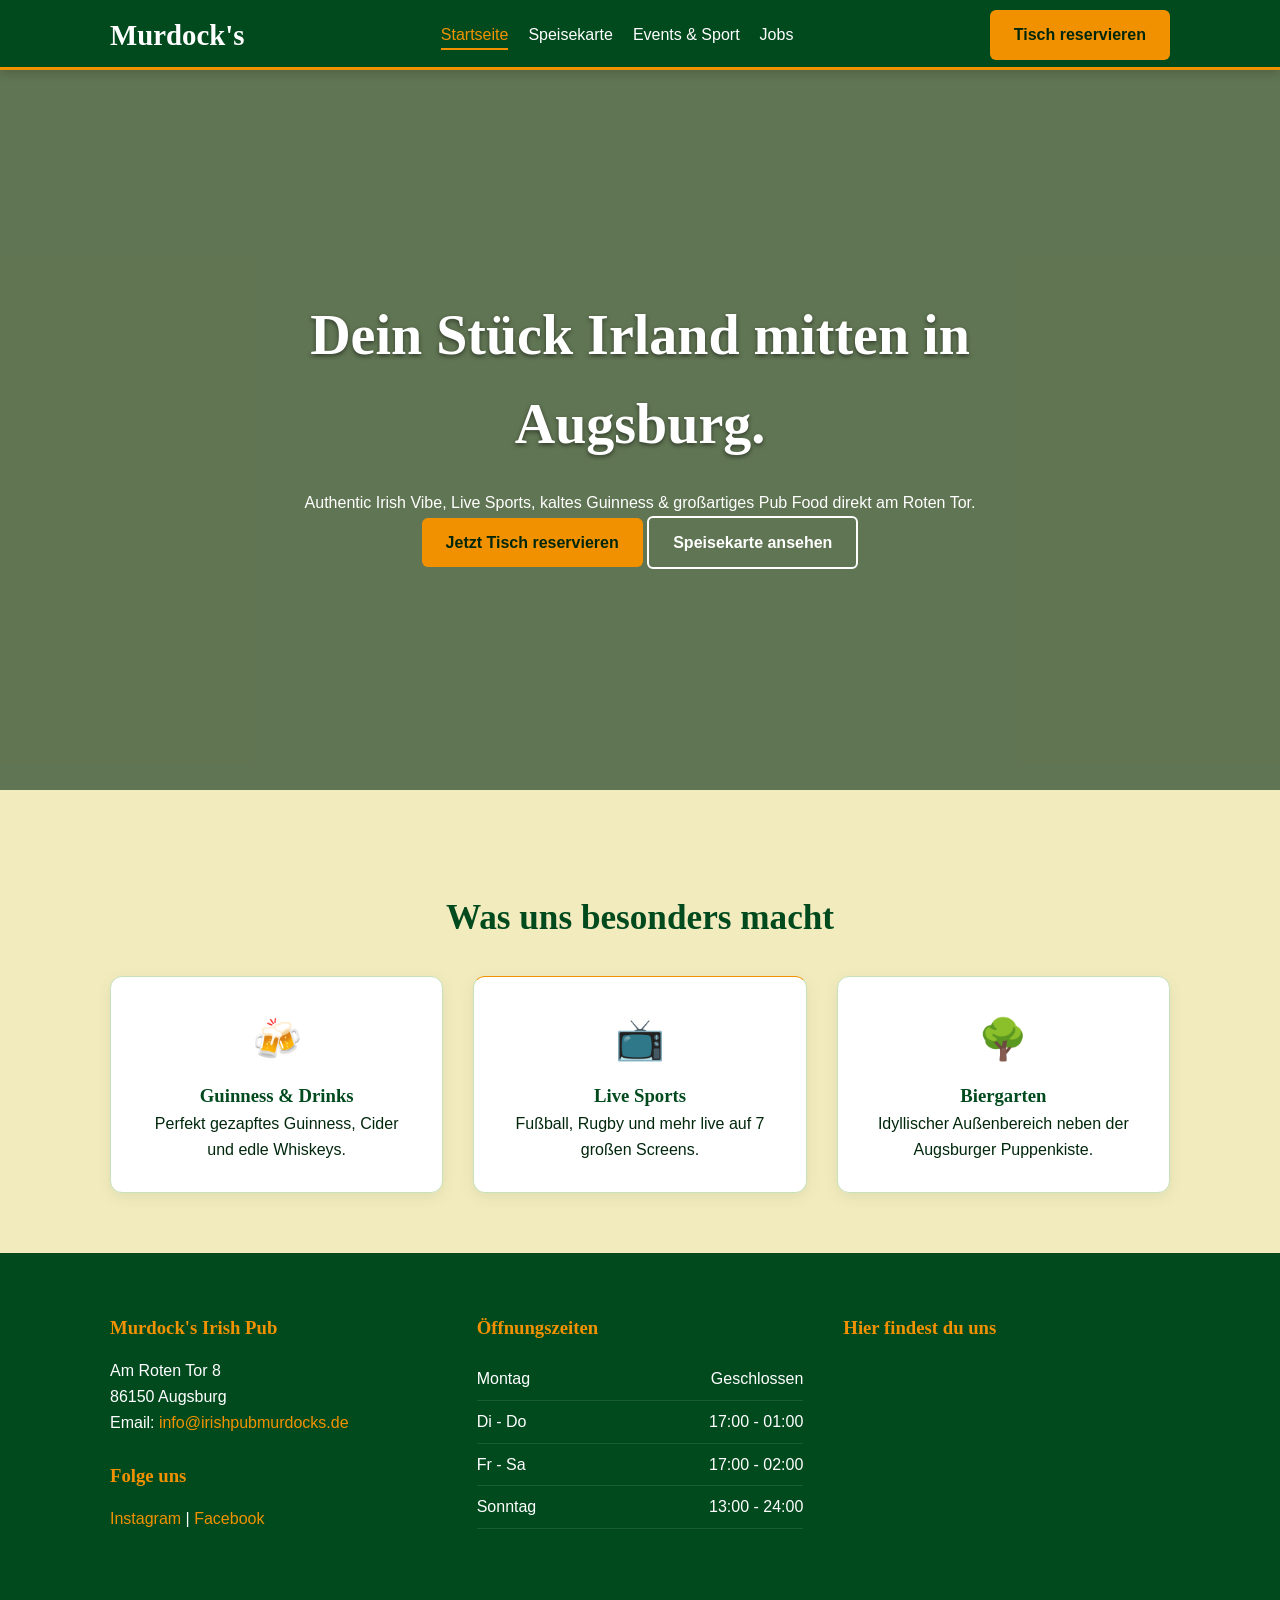
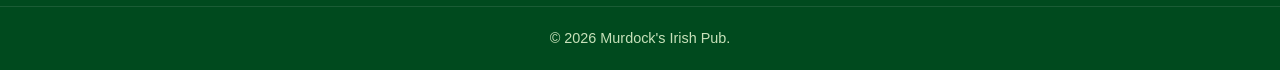
<file: index.html>
<!DOCTYPE html>
<html lang="de">
<head>
    <meta charset="UTF-8">
    <meta name="viewport" content="width=device-width, initial-scale=1.0">
    <title>Murdock's Irish Pub | Augsburg</title>
    <link rel="stylesheet" href="style.css">
</head>
<body>

    <nav class="navbar">
        <div class="nav-container">
            <a href="index.html" class="logo">Murdock's</a>
            <input type="checkbox" id="nav-toggle" class="nav-toggle">
            <label for="nav-toggle" class="hamburger">
                <span class="bar"></span><span class="bar"></span><span class="bar"></span>
            </label>
            <ul class="nav-links">
                <li><a href="index.html" class="active">Startseite</a></li>
                <li><a href="menu.html">Speisekarte</a></li>
                <li><a href="events.html">Events & Sport</a></li>
                <li><a href="jobs.html">Jobs</a></li> <!-- NEU -->
            </ul>
            <a href="reservation.html" class="btn btn-primary nav-cta">Tisch reservieren</a>
        </div>
    </nav>

    <header class="bg-home">
        <div class="hero-overlay"></div>
        <div class="hero-content">
            <h1>Dein Stück Irland mitten in Augsburg.</h1>
            <p>Authentic Irish Vibe, Live Sports, kaltes Guinness & großartiges Pub Food direkt am Roten Tor.</p>
            <div class="hero-buttons">
                <a href="reservation.html" class="btn btn-primary">Jetzt Tisch reservieren</a>
                <a href="menu.html" class="btn btn-secondary" style="color: #fff; border-color: #fff;">Speisekarte ansehen</a>
            </div>
        </div>
    </header>

    <section class="grid-section">
        <div class="container">
            <h2 class="section-title">Was uns besonders macht</h2>
            <div class="card-grid">
                <div class="card">
                    <div class="feature-icon">🍻</div>
                    <h3>Guinness & Drinks</h3>
                    <p>Perfekt gezapftes Guinness, Cider und edle Whiskeys.</p>
                </div>
                <div class="card border-accent">
                    <div class="feature-icon">📺</div>
                    <h3>Live Sports</h3>
                    <p>Fußball, Rugby und mehr live auf 7 großen Screens.</p>
                </div>
                <div class="card">
                    <div class="feature-icon">🌳</div>
                    <h3>Biergarten</h3>
                    <p>Idyllischer Außenbereich neben der Augsburger Puppenkiste.</p>
                </div>
            </div>
        </div>
    </section>

   
    <!-- Neuer Footer inkl. Google Maps -->
    <footer class="footer">
        <div class="container footer-grid">
            <div class="footer-col">
                <h3>Murdock's Irish Pub</h3>
                <p>Am Roten Tor 8<br>86150 Augsburg</p>
                <p>Email: <a href="mailto:info@irishpubmurdocks.de">info@irishpubmurdocks.de</a></p>
                <br>
                <h3>Folge uns</h3>
                <p>
                    <a href="#">Instagram</a> | <a href="#">Facebook</a>
                </p>
            </div>
            <div class="footer-col">
                <h3>Öffnungszeiten</h3>
                <ul class="hours-list">
                    <li><span>Montag</span> <span>Geschlossen</span></li>
                    <li><span>Di - Do</span> <span>17:00 - 01:00</span></li>
                    <li><span>Fr - Sa</span> <span>17:00 - 02:00</span></li>
                    <li><span>Sonntag</span> <span>13:00 - 24:00</span></li>
                </ul>
            </div>
            <div class="footer-col">
                <h3>Hier findest du uns</h3>
                <!-- Google Maps -->
                <div class="map-container">
                   <iframe 
    width="100%" 
    height="200" 
    src="https://maps.google.com/maps?q=Murdock's%20Irish%20Pub,%20Am%20Roten%20Tor%208,%2086150%20Augsburg&t=&z=16&ie=UTF8&iwloc=&output=embed" 
    frameborder="0" 
    scrolling="no" 
    marginheight="0" 
    marginwidth="0" 
    style="border:0;" 
    allowfullscreen>
</iframe>
                </div>
            </div>
        </div>
        <div class="footer-bottom">
            <p>&copy; 2026 Murdock's Irish Pub.</p>
        </div>
    </footer>
</body>
</html>
</file>
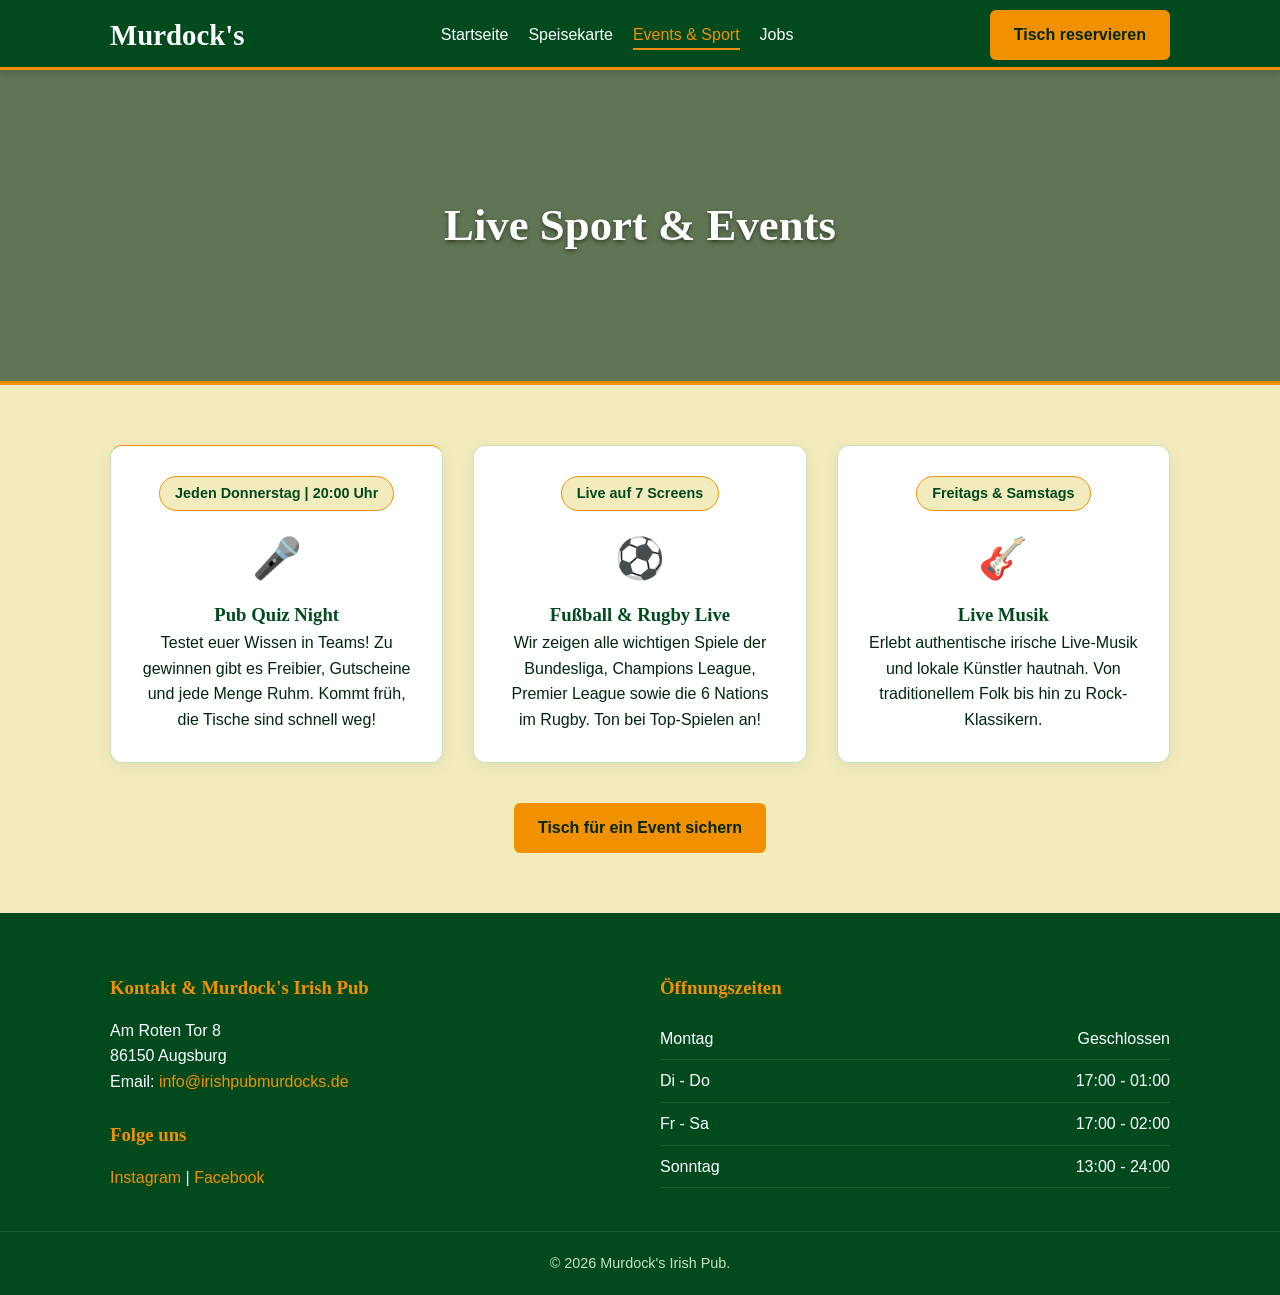
<file: events.html>
<!DOCTYPE html>
<html lang="de">
<head>
    <meta charset="UTF-8">
    <meta name="viewport" content="width=device-width, initial-scale=1.0">
    <title>Events & Sport | Murdock's Irish Pub</title>
    <link rel="stylesheet" href="style.css">
</head>
<body>

    <nav class="navbar">
        <div class="nav-container">
            <a href="index.html" class="logo">Murdock's</a>
            <input type="checkbox" id="nav-toggle" class="nav-toggle">
            <label for="nav-toggle" class="hamburger">
                <span class="bar"></span><span class="bar"></span><span class="bar"></span>
            </label>
            <ul class="nav-links">
                <li><a href="index.html">Startseite</a></li>
                <li><a href="menu.html">Speisekarte</a></li>
                <li><a href="events.html" class="active">Events & Sport</a></li>
                <li><a href="jobs.html">Jobs</a></li> <!-- NEU -->
            </ul>
            <a href="reservation.html" class="btn btn-primary nav-cta">Tisch reservieren</a>
        </div>
    </nav>

    <header class="page-header bg-events">
        <div class="hero-overlay"></div>
        <div class="hero-content">
            <h1>Live Sport & Events</h1>
        </div>
    </header>

    <section class="grid-section">
        <div class="container">
            <div class="card-grid">
                
                <div class="card border-accent">
                    <span class="event-date">Jeden Donnerstag | 20:00 Uhr</span>
                    <div class="feature-icon">🎤</div>
                    <h3>Pub Quiz Night</h3>
                    <p>Testet euer Wissen in Teams! Zu gewinnen gibt es Freibier, Gutscheine und jede Menge Ruhm. Kommt früh, die Tische sind schnell weg!</p>
                </div>

                <div class="card">
                    <span class="event-date">Live auf 7 Screens</span>
                    <div class="feature-icon">⚽</div>
                    <h3>Fußball & Rugby Live</h3>
                    <p>Wir zeigen alle wichtigen Spiele der Bundesliga, Champions League, Premier League sowie die 6 Nations im Rugby. Ton bei Top-Spielen an!</p>
                </div>

                <div class="card">
                    <span class="event-date">Freitags & Samstags</span>
                    <div class="feature-icon">🎸</div>
                    <h3>Live Musik</h3>
                    <p>Erlebt authentische irische Live-Musik und lokale Künstler hautnah. Von traditionellem Folk bis hin zu Rock-Klassikern.</p>
                </div>

            </div>
            
            <div style="text-align: center; margin-top: 40px;">
                <a href="reservation.html" class="btn btn-primary">Tisch für ein Event sichern</a>
            </div>
        </div>
    </section>

    <!-- Footer OHNE Karte -->
    <footer class="footer">
        <div class="container footer-grid">
            <div class="footer-col">
                <h3>Kontakt & Murdock's Irish Pub</h3>
                <p>Am Roten Tor 8<br>86150 Augsburg</p>
                <p>Email: <a href="mailto:info@irishpubmurdocks.de">info@irishpubmurdocks.de</a></p>
                <br>
                <h3>Folge uns</h3>
                <p>
                    <a href="#">Instagram</a> | <a href="#">Facebook</a>
                </p>
            </div>
            <div class="footer-col">
                <h3>Öffnungszeiten</h3>
                <ul class="hours-list">
                    <li><span>Montag</span> <span>Geschlossen</span></li>
                    <li><span>Di - Do</span> <span>17:00 - 01:00</span></li>
                    <li><span>Fr - Sa</span> <span>17:00 - 02:00</span></li>
                    <li><span>Sonntag</span> <span>13:00 - 24:00</span></li>
                </ul>
            </div>
        </div>
        <div class="footer-bottom">
            <p>&copy; 2026 Murdock's Irish Pub.</p>
        </div>
    </footer>
</body>
</html>
</file>
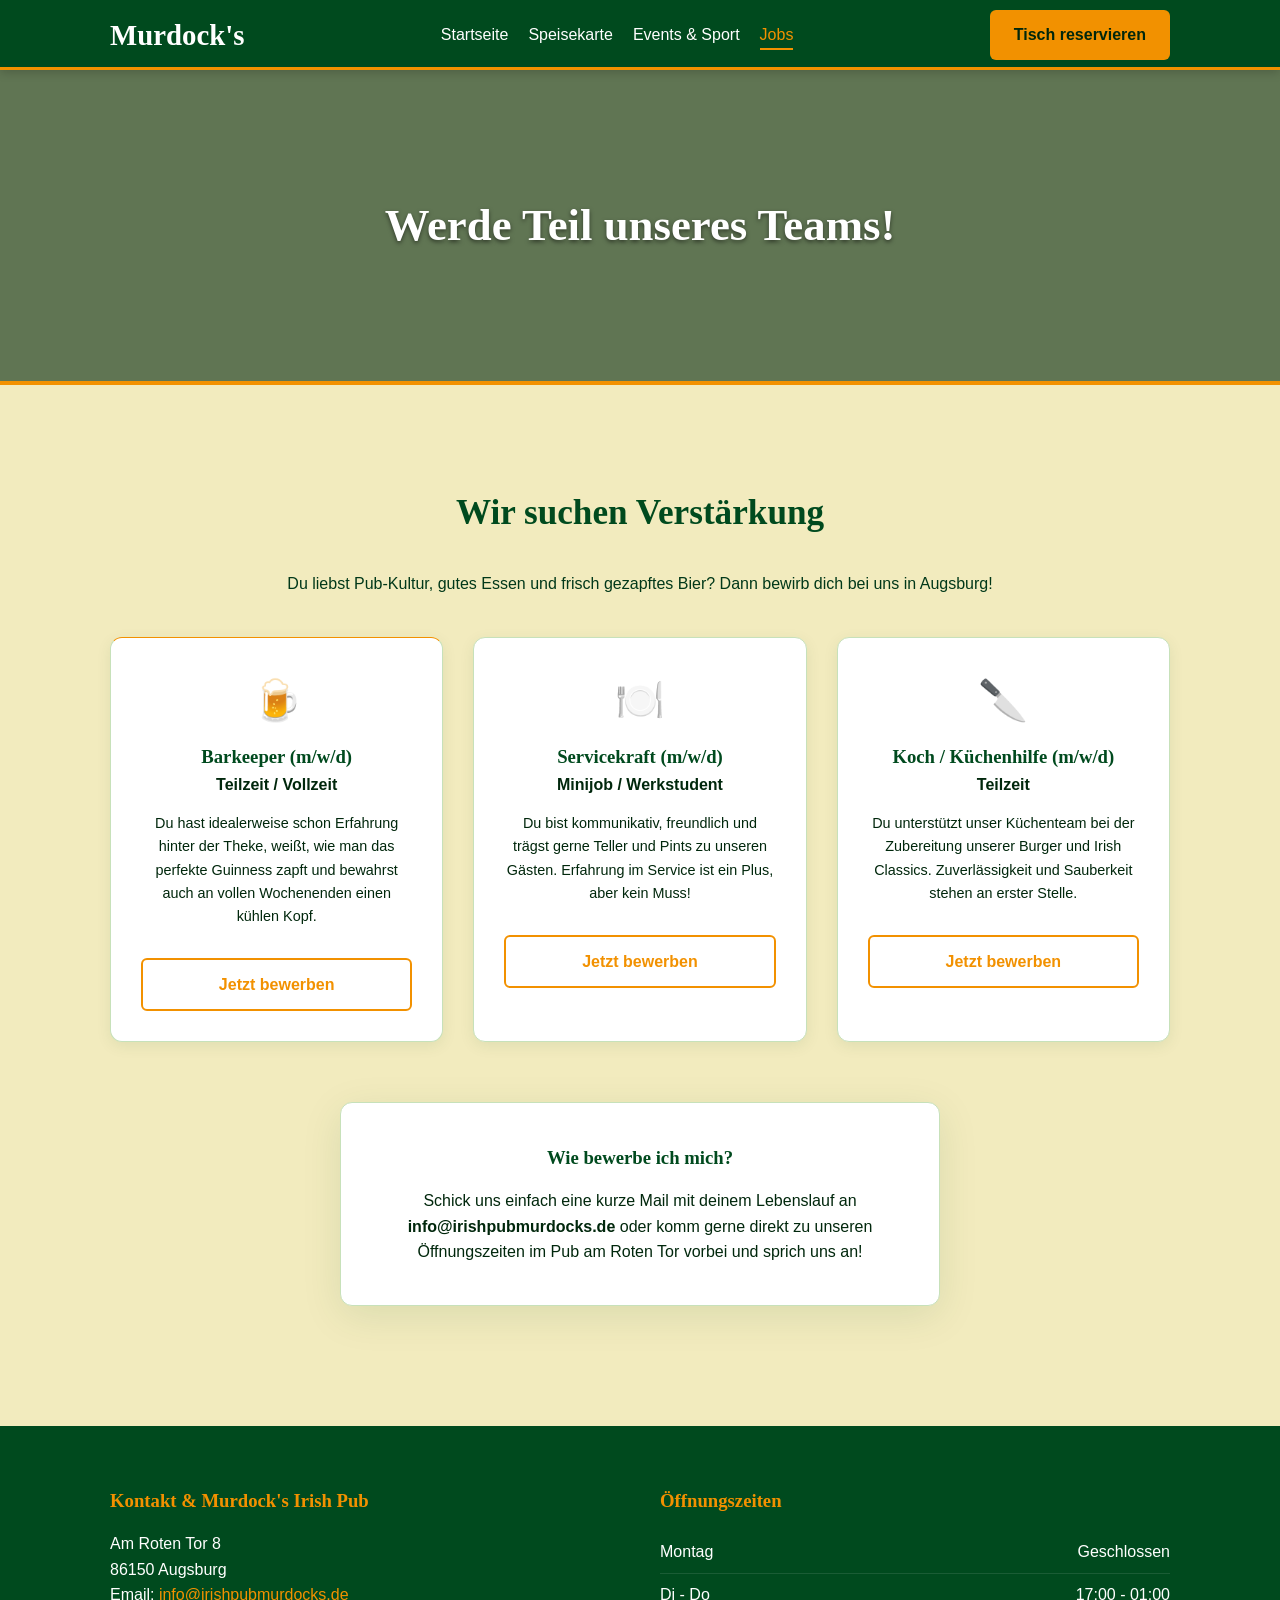
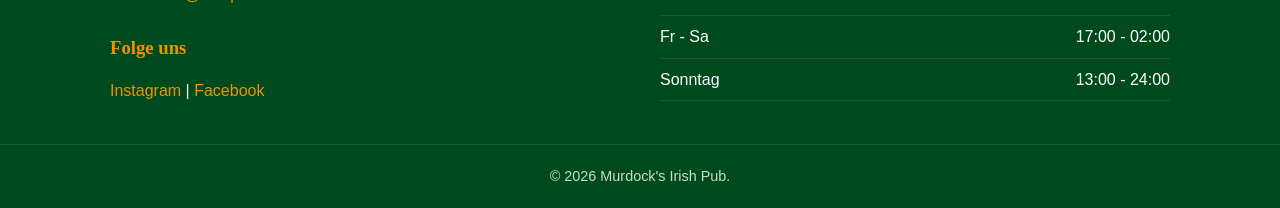
<file: jobs.html>
<!DOCTYPE html>
<html lang="de">
<head>
    <meta charset="UTF-8">
    <meta name="viewport" content="width=device-width, initial-scale=1.0">
    <title>Jobs & Karriere | Murdock's Irish Pub</title>
    <link rel="stylesheet" href="style.css">
</head>
<body>

    <nav class="navbar">
        <div class="nav-container">
            <a href="index.html" class="logo">Murdock's</a>
            <input type="checkbox" id="nav-toggle" class="nav-toggle">
            <label for="nav-toggle" class="hamburger">
                <span class="bar"></span><span class="bar"></span><span class="bar"></span>
            </label>
            <ul class="nav-links">
                <li><a href="index.html">Startseite</a></li>
                <li><a href="menu.html">Speisekarte</a></li>
                <li><a href="events.html">Events & Sport</a></li>
                <li><a href="jobs.html" class="active">Jobs</a></li> <!-- HIER AKTIV -->
            </ul>
            <a href="reservation.html" class="btn btn-primary nav-cta">Tisch reservieren</a>
        </div>
    </nav>

    <!-- Neuer Header mit eigenem Hintergrundbild aus style.css -->
    <header class="page-header bg-jobs">
        <div class="hero-overlay"></div>
        <div class="hero-content">
            <h1>Werde Teil unseres Teams!</h1>
        </div>
    </header>

    <section class="grid-section">
        <div class="container">
            <h2 class="section-title">Wir suchen Verstärkung</h2>
            <p style="text-align: center; margin-bottom: 40px; color: var(--text-muted);">
                Du liebst Pub-Kultur, gutes Essen und frisch gezapftes Bier? Dann bewirb dich bei uns in Augsburg!
            </p>

            <div class="card-grid">
                
                <div class="card border-accent">
                    <div class="feature-icon">🍺</div>
                    <h3>Barkeeper (m/w/d)</h3>
                    <p style="margin-bottom: 15px;"><strong>Teilzeit / Vollzeit</strong></p>
                    <p style="margin-bottom: 20px; font-size: 0.9rem;">Du hast idealerweise schon Erfahrung hinter der Theke, weißt, wie man das perfekte Guinness zapft und bewahrst auch an vollen Wochenenden einen kühlen Kopf.</p>
                    <a href="mailto:info@irishpubmurdocks.de?subject=Bewerbung%20Barkeeper" class="btn btn-secondary full-width">Jetzt bewerben</a>
                </div>

                <div class="card">
                    <div class="feature-icon">🍽️</div>
                    <h3>Servicekraft (m/w/d)</h3>
                    <p style="margin-bottom: 15px;"><strong>Minijob / Werkstudent</strong></p>
                    <p style="margin-bottom: 20px; font-size: 0.9rem;">Du bist kommunikativ, freundlich und trägst gerne Teller und Pints zu unseren Gästen. Erfahrung im Service ist ein Plus, aber kein Muss!</p>
                    <a href="mailto:info@irishpubmurdocks.de?subject=Bewerbung%20Servicekraft" class="btn btn-secondary full-width">Jetzt bewerben</a>
                </div>

                <div class="card">
                    <div class="feature-icon">🔪</div>
                    <h3>Koch / Küchenhilfe (m/w/d)</h3>
                    <p style="margin-bottom: 15px;"><strong>Teilzeit</strong></p>
                    <p style="margin-bottom: 20px; font-size: 0.9rem;">Du unterstützt unser Küchenteam bei der Zubereitung unserer Burger und Irish Classics. Zuverlässigkeit und Sauberkeit stehen an erster Stelle.</p>
                    <a href="mailto:info@irishpubmurdocks.de?subject=Bewerbung%20Koch" class="btn btn-secondary full-width">Jetzt bewerben</a>
                </div>

            </div>

            <div class="reservation-box" style="margin-top: 60px; text-align: center;">
                <h3 style="margin-bottom: 15px;">Wie bewerbe ich mich?</h3>
                <p>Schick uns einfach eine kurze Mail mit deinem Lebenslauf an <strong>info@irishpubmurdocks.de</strong> oder komm gerne direkt zu unseren Öffnungszeiten im Pub am Roten Tor vorbei und sprich uns an!</p>
            </div>

        </div>
    </section>

    <!-- Footer OHNE Karte -->
    <footer class="footer">
        <div class="container footer-grid">
            <div class="footer-col">
                <h3>Kontakt & Murdock's Irish Pub</h3>
                <p>Am Roten Tor 8<br>86150 Augsburg</p>
                <p>Email: <a href="mailto:info@irishpubmurdocks.de">info@irishpubmurdocks.de</a></p>
                <br>
                <h3>Folge uns</h3>
                <p>
                    <a href="#">Instagram</a> | <a href="#">Facebook</a>
                </p>
            </div>
            <div class="footer-col">
                <h3>Öffnungszeiten</h3>
                <ul class="hours-list">
                    <li><span>Montag</span> <span>Geschlossen</span></li>
                    <li><span>Di - Do</span> <span>17:00 - 01:00</span></li>
                    <li><span>Fr - Sa</span> <span>17:00 - 02:00</span></li>
                    <li><span>Sonntag</span> <span>13:00 - 24:00</span></li>
                </ul>
            </div>
        </div>
        <div class="footer-bottom">
            <p>&copy; 2026 Murdock's Irish Pub.</p>
        </div>
    </footer>

</body>
</html>
</file>
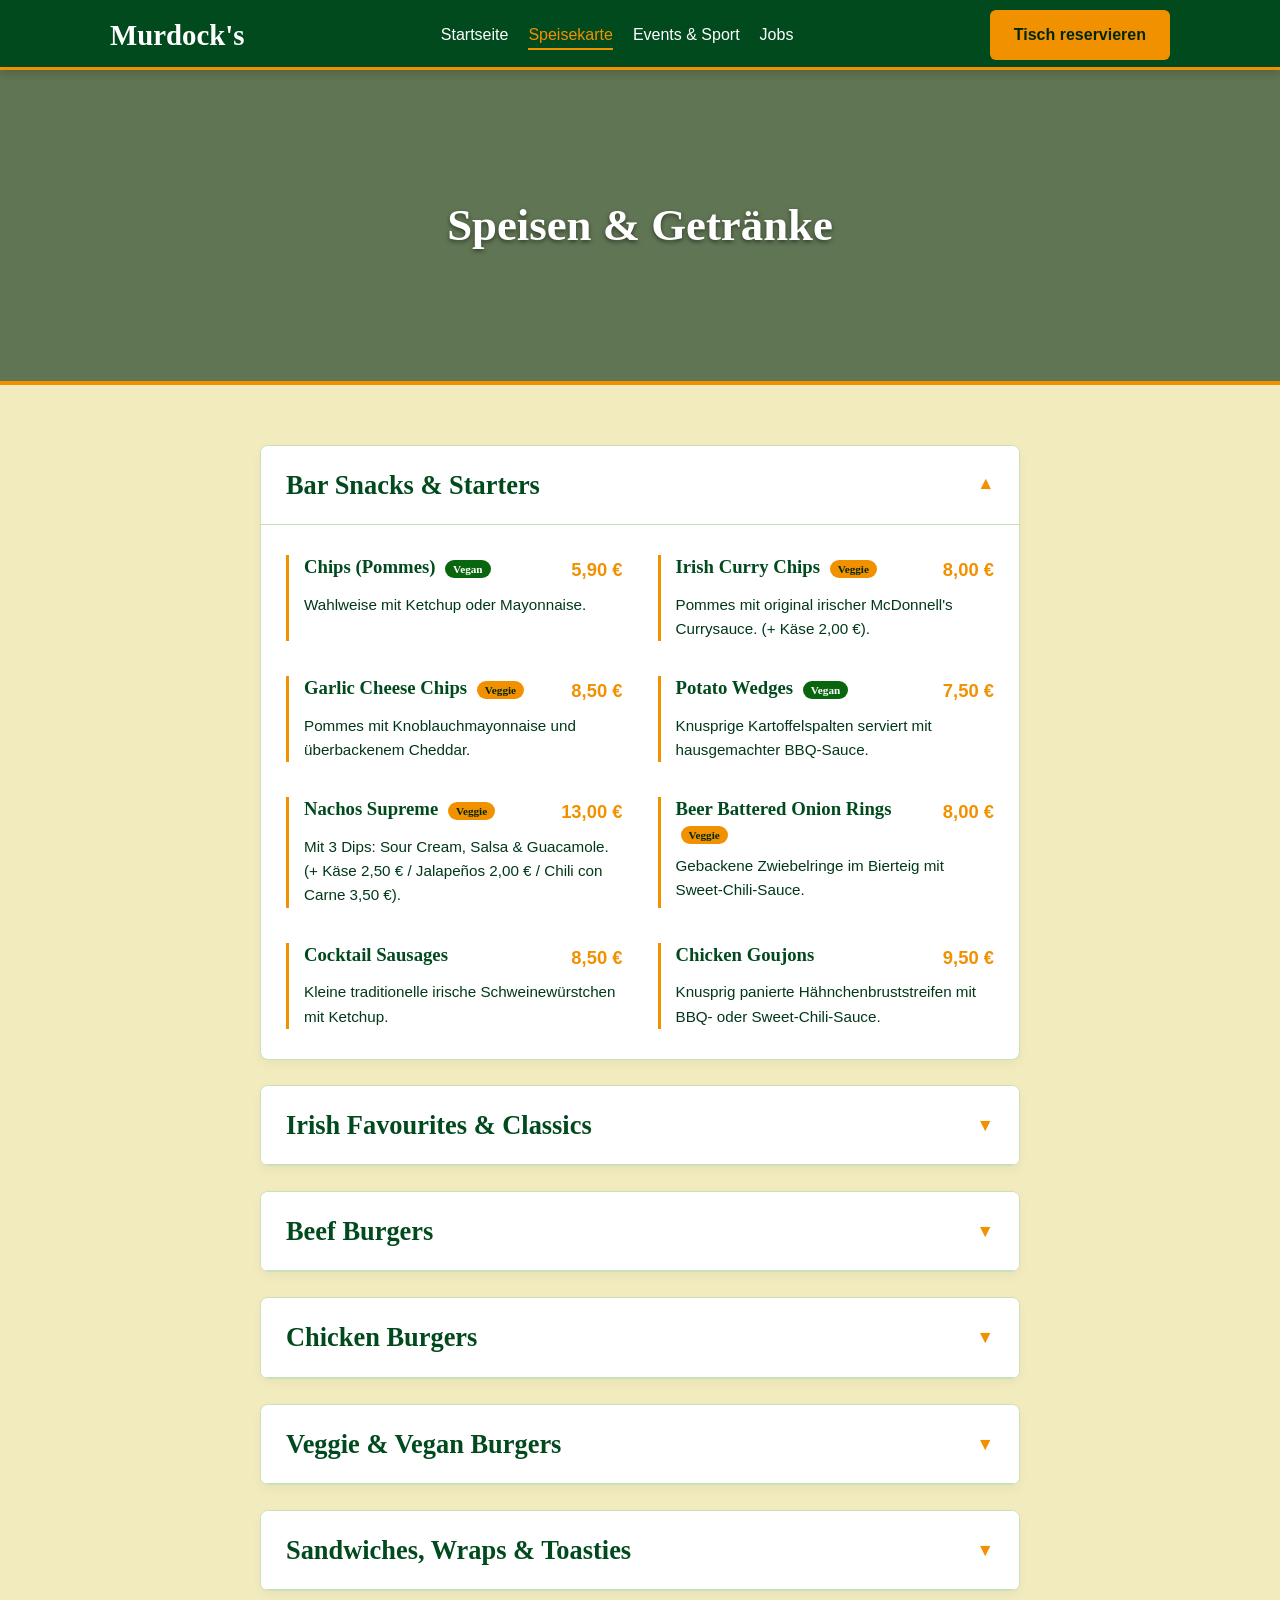
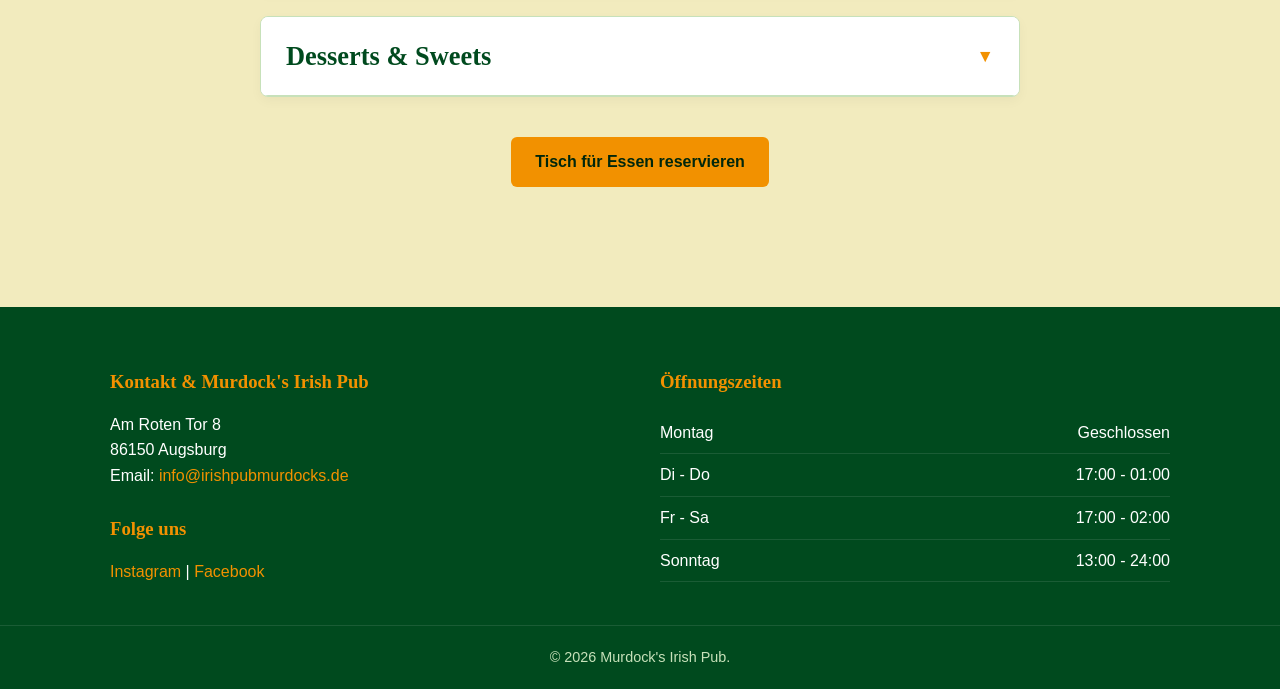
<file: menu.html>
<!DOCTYPE html>
<html lang="de">
<head>
    <meta charset="UTF-8">
    <meta name="viewport" content="width=device-width, initial-scale=1.0">
    <title>Speisekarte | Murdock's Irish Pub</title>
    <link rel="stylesheet" href="style.css">
</head>
<body>

    <nav class="navbar">
        <div class="nav-container">
            <a href="index.html" class="logo">Murdock's</a>
            <input type="checkbox" id="nav-toggle" class="nav-toggle">
            <label for="nav-toggle" class="hamburger">
                <span class="bar"></span><span class="bar"></span><span class="bar"></span>
            </label>
            <ul class="nav-links">
                <li><a href="index.html">Startseite</a></li>
                <li><a href="menu.html" class="active">Speisekarte</a></li>
                <li><a href="events.html">Events & Sport</a></li>
                <li><a href="jobs.html">Jobs</a></li> <!-- NEU -->
            </ul>
            <a href="reservation.html" class="btn btn-primary nav-cta">Tisch reservieren</a>
        </div>
    </nav>

    <header class="page-header bg-menu">
        <div class="hero-overlay"></div>
        <div class="hero-content">
            <h1>Speisen & Getränke</h1>
        </div>
    </header>

    <section class="grid-section">
        <div class="container menu-container">
            
            <details class="menu-category" open>
                <summary><h2>Bar Snacks & Starters</h2></summary>
                <div class="menu-grid">
                    <div class="menu-item">
                        <div class="item-header">
                            <h3>Chips (Pommes) <span class="badge vegan">Vegan</span></h3>
                            <span class="price">5,90 €</span>
                        </div>
                        <p class="item-desc">Wahlweise mit Ketchup oder Mayonnaise.</p>
                    </div>
                    <div class="menu-item">
                        <div class="item-header">
                            <h3>Irish Curry Chips <span class="badge veggie">Veggie</span></h3>
                            <span class="price">8,00 €</span>
                        </div>
                        <p class="item-desc">Pommes mit original irischer McDonnell's Currysauce. (+ Käse 2,00 €).</p>
                    </div>
                    <div class="menu-item">
                        <div class="item-header">
                            <h3>Garlic Cheese Chips <span class="badge veggie">Veggie</span></h3>
                            <span class="price">8,50 €</span>
                        </div>
                        <p class="item-desc">Pommes mit Knoblauchmayonnaise und überbackenem Cheddar.</p>
                    </div>
                    <div class="menu-item">
                        <div class="item-header">
                            <h3>Potato Wedges <span class="badge vegan">Vegan</span></h3>
                            <span class="price">7,50 €</span>
                        </div>
                        <p class="item-desc">Knusprige Kartoffelspalten serviert mit hausgemachter BBQ-Sauce.</p>
                    </div>
                    <div class="menu-item">
                        <div class="item-header">
                            <h3>Nachos Supreme <span class="badge veggie">Veggie</span></h3>
                            <span class="price">13,00 €</span>
                        </div>
                        <p class="item-desc">Mit 3 Dips: Sour Cream, Salsa & Guacamole. (+ Käse 2,50 € / Jalapeños 2,00 € / Chili con Carne 3,50 €).</p>
                    </div>
                    <div class="menu-item">
                        <div class="item-header">
                            <h3>Beer Battered Onion Rings <span class="badge veggie">Veggie</span></h3>
                            <span class="price">8,00 €</span>
                        </div>
                        <p class="item-desc">Gebackene Zwiebelringe im Bierteig mit Sweet-Chili-Sauce.</p>
                    </div>
                    <div class="menu-item">
                        <div class="item-header">
                            <h3>Cocktail Sausages</h3>
                            <span class="price">8,50 €</span>
                        </div>
                        <p class="item-desc">Kleine traditionelle irische Schweinewürstchen mit Ketchup.</p>
                    </div>
                    <div class="menu-item">
                        <div class="item-header">
                            <h3>Chicken Goujons</h3>
                            <span class="price">9,50 €</span>
                        </div>
                        <p class="item-desc">Knusprig panierte Hähnchenbruststreifen mit BBQ- oder Sweet-Chili-Sauce.</p>
                    </div>
                </div>
            </details>

            <details class="menu-category">
                <summary><h2>Irish Favourites & Classics</h2></summary>
                <div class="menu-grid">
                    <div class="menu-item">
                        <div class="item-header">
                            <h3>Shepherd's Pie</h3>
                            <span class="price">12,00 €</span>
                        </div>
                        <p class="item-desc">Traditioneller irischer Auflauf mit Rinderhack, Karotten und Erbsen, überbacken mit cremigem Kartoffelpüree.</p>
                    </div>
                    <div class="menu-item">
                        <div class="item-header">
                            <h3>Murdock's Fish and Chips</h3>
                            <span class="price">14,00 €</span>
                        </div>
                        <p class="item-desc">Paniertes Kabeljaufilet mit dicken Pub-Pommes, Erbsenpüree und hausgemachter Tartar-Sauce.</p>
                    </div>
                    <div class="menu-item">
                        <div class="item-header">
                            <h3>Irish Stew</h3>
                            <span class="price">14,00 €</span>
                        </div>
                        <p class="item-desc">Herzhafter traditioneller Lamm- und Wurzeleintopf, serviert mit irischem Brown Bread und Butter.</p>
                    </div>
                    <div class="menu-item">
                        <div class="item-header">
                            <h3>Bangers and Mash</h3>
                            <span class="price">13,00 €</span>
                        </div>
                        <p class="item-desc">Irische Schweinewürstchen auf Kartoffelpüree mit herzhafter Röstzwiebelsauce.</p>
                    </div>
                    <div class="menu-item">
                        <div class="item-header">
                            <h3>Steak & Guinness Pie</h3>
                            <span class="price">15,00 €</span>
                        </div>
                        <p class="item-desc">Zartes Rindfleisch in kräftiger Guinness-Sauce, unter einer knusprigen Blätterteigkruste, dazu Pommes oder Püree.</p>
                    </div>
                    <div class="menu-item">
                        <div class="item-header">
                            <h3>Baked Potato</h3>
                            <span class="price">13,00 €</span>
                        </div>
                        <p class="item-desc">Große Ofenkartoffel mit kleinem Salat. Wahlweise mit Sour Cream, Cheddar & Beans oder Chili con Carne.</p>
                    </div>
                </div>
            </details>

            <details class="menu-category">
                <summary><h2>Beef Burgers</h2></summary>
                <div class="menu-grid">
                    <div class="menu-item">
                        <div class="item-header">
                            <h3>Classic Cheeseburger</h3>
                            <span class="price">11,00 €</span>
                        </div>
                        <p class="item-desc">Saftiges Rindfleisch-Patty mit Irish Cheddar, Salat, Tomate und roten Zwiebeln.</p>
                    </div>
                    <div class="menu-item">
                        <div class="item-header">
                            <h3>Bacon & Cheese Burger</h3>
                            <span class="price">13,50 €</span>
                        </div>
                        <p class="item-desc">Unser Klassiker plus knusprigem irischem Bacon.</p>
                    </div>
                    <div class="menu-item">
                        <div class="item-header">
                            <h3>BBQ Bacon Burger</h3>
                            <span class="price">14,00 €</span>
                        </div>
                        <p class="item-desc">Beef-Patty mit Cheddar, Bacon, Onion Rings und rauchiger BBQ-Sauce.</p>
                    </div>
                    <div class="menu-item">
                        <div class="item-header">
                            <h3>Murdock's Signature Burger</h3>
                            <span class="price">15,00 €</span>
                        </div>
                        <p class="item-desc">Beef-Patty, Bacon, Cheddar, Spiegelei und hausgemachtes Stout-Zwiebelrelish.</p>
                    </div>
                </div>
            </details>

            <details class="menu-category">
                <summary><h2>Chicken Burgers</h2></summary>
                <div class="menu-grid">
                    <div class="menu-item">
                        <div class="item-header">
                            <h3>Grilled Chicken Burger</h3>
                            <span class="price">12,00 €</span>
                        </div>
                        <p class="item-desc">Gegrilltes Hähnchenbrustfilet mit Salat, Tomate und Mayonnaise.</p>
                    </div>
                    <div class="menu-item">
                        <div class="item-header">
                            <h3>Crispy Chicken Burger</h3>
                            <span class="price">13,50 €</span>
                        </div>
                        <p class="item-desc">Knusprig paniertes Hähnchenfilet mit Cheddar, Salat und Sweet-Chili-Mayonnaise.</p>
                    </div>
                </div>
            </details>

            <details class="menu-category">
                <summary><h2>Veggie & Vegan Burgers</h2></summary>
                <div class="menu-grid">
                    <div class="menu-item">
                        <div class="item-header">
                            <h3>Beyond Burger <span class="badge vegan">Vegan</span></h3>
                            <span class="price">14,00 €</span>
                        </div>
                        <p class="item-desc">100% pflanzliches Patty, veganer Käse, Salat, Tomate und vegane Mayo im Sesambrötchen.</p>
                    </div>
                    <div class="menu-item">
                        <div class="item-header">
                            <h3>Spicy Black Bean Burger <span class="badge veggie">Veggie</span></h3>
                            <span class="price">12,50 €</span>
                        </div>
                        <p class="item-desc">Würziges Bohnen-Patty mit Jalapeños, Cheddar, Salat und feuriger Salsa.</p>
                    </div>
                </div>
            </details>

            <details class="menu-category">
                <summary><h2>Sandwiches, Wraps & Toasties</h2></summary>
                <div class="menu-grid">
                    <div class="menu-item">
                        <div class="item-header">
                            <h3>Classic Club Sandwich</h3>
                            <span class="price">12,00 €</span>
                        </div>
                        <p class="item-desc">Mit gegrilltem Hähnchen, knusprigem Bacon, Salat, Tomate und Mayonnaise auf drei Scheiben Toast.</p>
                    </div>
                    <div class="menu-item">
                        <div class="item-header">
                            <h3>BLT Sandwich</h3>
                            <span class="price">10,00 €</span>
                        </div>
                        <p class="item-desc">Bacon, Lettuce (Salat) und Tomate auf geröstetem Brot.</p>
                    </div>
                    <div class="menu-item">
                        <div class="item-header">
                            <h3>Crispy Chicken Wrap</h3>
                            <span class="price">11,00 €</span>
                        </div>
                        <p class="item-desc">Knuspriges Hähnchen mit frischem Salat, Gurke und Sweet-Chili-Sauce eingerollt in einer Weizentortilla.</p>
                    </div>
                    <div class="menu-item">
                        <div class="item-header">
                            <h3>Cheese & Onion Toastie <span class="badge veggie">Veggie</span></h3>
                            <span class="price">8,00 €</span>
                        </div>
                        <p class="item-desc">Der absolute Pub-Klassiker: Geschmolzener Irish Cheddar und rote Zwiebeln im heißen Sandwichmaker getoastet.</p>
                    </div>
                    <div class="menu-item">
                        <div class="item-header">
                            <h3>Ham & Cheese Toastie</h3>
                            <span class="price">8,50 €</span>
                        </div>
                        <p class="item-desc">Kochschinken und reichlich geschmolzener Irish Cheddar.</p>
                    </div>
                </div>
            </details>

            <details class="menu-category">
                <summary><h2>Desserts & Sweets</h2></summary>
                <div class="menu-grid">
                    <div class="menu-item">
                        <div class="item-header">
                            <h3>Hot Chocolate Brownie</h3>
                            <span class="price">5,00 €</span>
                        </div>
                        <p class="item-desc">Warmer, hausgemachter Schokoladen-Brownie, serviert mit einer Kugel cremigem Vanilleeis.</p>
                    </div>
                    <div class="menu-item">
                        <div class="item-header">
                            <h3>Death by Chocolate</h3>
                            <span class="price">6,00 €</span>
                        </div>
                        <p class="item-desc">Der ultimative, mehrschichtige Schokoladenkuchen für echte Liebhaber.</p>
                    </div>
                    <div class="menu-item">
                        <div class="item-header">
                            <h3>Apple Pie</h3>
                            <span class="price">5,00 €</span>
                        </div>
                        <p class="item-desc">Klassischer Apfelkuchen, wahlweise mit warmer Vanillesauce oder Schlagsahne.</p>
                    </div>
                    <div class="menu-item">
                        <div class="item-header">
                            <h3>Irish Coffee</h3>
                            <span class="price">6,50 €</span>
                        </div>
                        <p class="item-desc">Heißer Kaffee mit einem guten Schuss Irish Whiskey und einer Haube aus halbfester Sahne.</p>
                    </div>
                </div>
            </details>
            
            <div style="text-align: center; margin-top: 40px;">
                <a href="reservation.html" class="btn btn-primary">Tisch für Essen reservieren</a>
            </div>
        </div>
    </section>

    <!-- Footer OHNE Karte -->
    <footer class="footer">
        <div class="container footer-grid">
            <div class="footer-col">
                <h3>Kontakt & Murdock's Irish Pub</h3>
                <p>Am Roten Tor 8<br>86150 Augsburg</p>
                <p>Email: <a href="mailto:info@irishpubmurdocks.de">info@irishpubmurdocks.de</a></p>
                <br>
                <h3>Folge uns</h3>
                <p>
                    <a href="#">Instagram</a> | <a href="#">Facebook</a>
                </p>
            </div>
            <div class="footer-col">
                <h3>Öffnungszeiten</h3>
                <ul class="hours-list">
                    <li><span>Montag</span> <span>Geschlossen</span></li>
                    <li><span>Di - Do</span> <span>17:00 - 01:00</span></li>
                    <li><span>Fr - Sa</span> <span>17:00 - 02:00</span></li>
                    <li><span>Sonntag</span> <span>13:00 - 24:00</span></li>
                </ul>
            </div>
        </div>
        <div class="footer-bottom">
            <p>&copy; 2026 Murdock's Irish Pub.</p>
        </div>
    </footer>
</body>
</html>
</file>
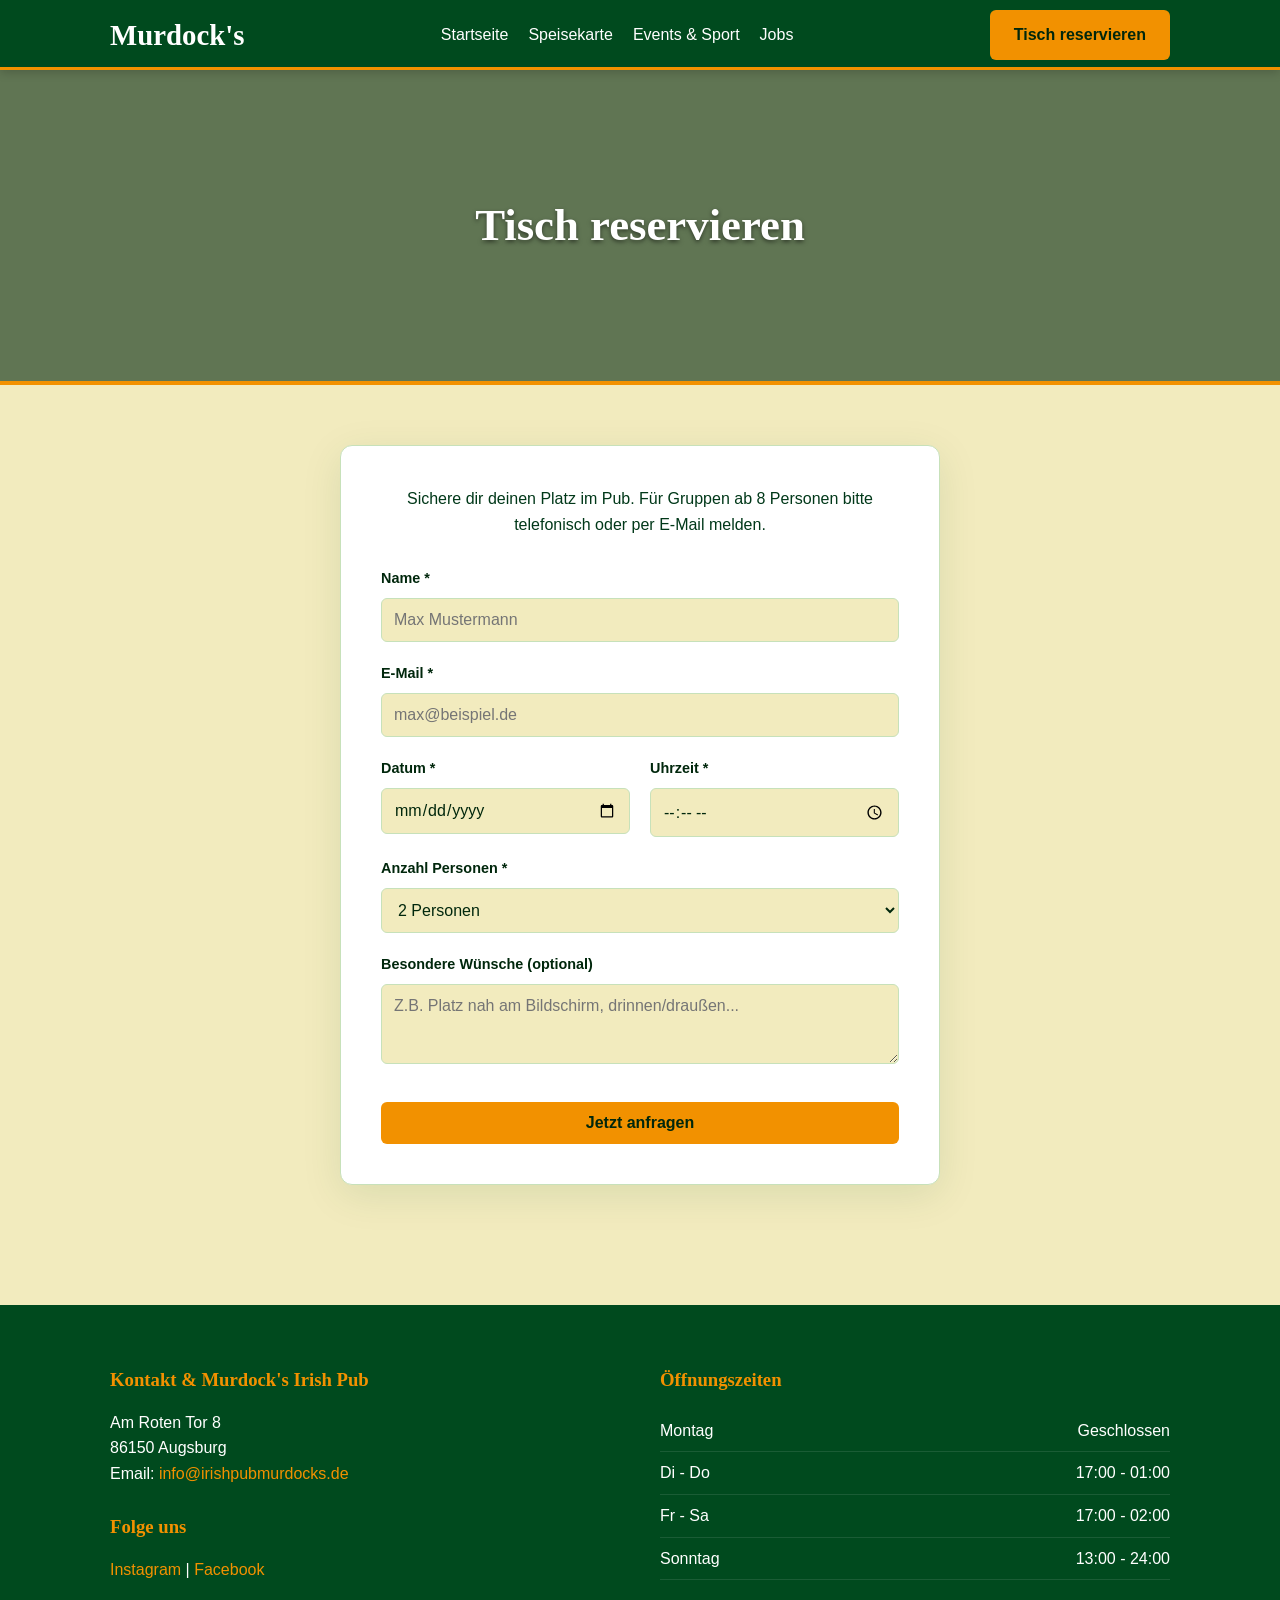
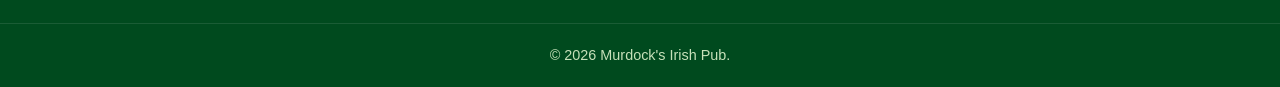
<file: reservation.html>
<!DOCTYPE html>
<html lang="de">
<head>
    <meta charset="UTF-8">
    <meta name="viewport" content="width=device-width, initial-scale=1.0">
    <title>Reservierung | Murdock's Irish Pub</title>
    <link rel="stylesheet" href="style.css">
</head>
<body>

    <nav class="navbar">
        <div class="nav-container">
            <a href="index.html" class="logo">Murdock's</a>
            <input type="checkbox" id="nav-toggle" class="nav-toggle">
            <label for="nav-toggle" class="hamburger">
                <span class="bar"></span><span class="bar"></span><span class="bar"></span>
            </label>
            <ul class="nav-links">
                <li><a href="index.html">Startseite</a></li>
                <li><a href="menu.html">Speisekarte</a></li>
                <li><a href="events.html">Events & Sport</a></li>
                <li><a href="jobs.html">Jobs</a></li> <!-- NEU -->
            </ul>

            
            <a href="reservation.html" class="btn btn-primary nav-cta">Tisch reservieren</a>
        </div>
    </nav>

    <header class="page-header bg-reservation">
        <div class="hero-overlay"></div>
        <div class="hero-content">
            <h1>Tisch reservieren</h1>
        </div>
    </header>

    <section class="grid-section">
        <div class="container">
            
            <div class="reservation-box">
                <p class="res-subtitle">Sichere dir deinen Platz im Pub. Für Gruppen ab 8 Personen bitte telefonisch oder per E-Mail melden.</p>
                
                <div id="success-message" class="success-message">
                    <h3>✅ Anfrage erfolgreich gesendet!</h3>
                    <p>Vielen Dank. Wir prüfen unsere Kapazitäten und melden uns schnellstmöglich bei dir.</p>
                    <a href="reservation.html" class="btn btn-secondary" style="margin-top: 20px;">Neue Reservierung</a>
                </div>

                <form id="reservation-form" class="reservation-form" action="#success-message">
                    
                    <div class="form-group">
                        <label for="name">Name *</label>
                        <input type="text" id="name" required placeholder="Max Mustermann">
                    </div>
                    
                    <div class="form-group">
                        <label for="email">E-Mail *</label>
                        <input type="email" id="email" required placeholder="max@beispiel.de">
                    </div>
                    
                    <div class="form-row">
                        <div class="form-group half">
                            <label for="date">Datum *</label>
                            <input type="date" id="date" required>
                        </div>
                        <div class="form-group half">
                            <label for="time">Uhrzeit *</label>
                            <input type="time" id="time" required>
                        </div>
                    </div>
                    
                    <div class="form-group">
                        <label for="guests">Anzahl Personen *</label>
                        <select id="guests" required>
                            <option value="2" selected>2 Personen</option>
                            <option value="3">3 Personen</option>
                            <option value="4">4 Personen</option>
                            <option value="5">5 Personen</option>
                            <option value="6">6 Personen</option>
                            <option value="7">7 Personen</option>
                            <option value="8">8 Personen</option>
                        </select>
                    </div>
                    
                    <div class="form-group">
                        <label for="message">Besondere Wünsche (optional)</label>
                        <textarea id="message" rows="3" placeholder="Z.B. Platz nah am Bildschirm, drinnen/draußen..."></textarea>
                    </div>
                    
                    <button type="submit" class="btn btn-primary full-width">Jetzt anfragen</button>
                </form>
            </div>

        </div>
    </section>

    <!-- Footer OHNE Karte -->
    <footer class="footer">
        <div class="container footer-grid">
            <div class="footer-col">
                <h3>Kontakt & Murdock's Irish Pub</h3>
                <p>Am Roten Tor 8<br>86150 Augsburg</p>
                <p>Email: <a href="mailto:info@irishpubmurdocks.de">info@irishpubmurdocks.de</a></p>
                <br>
                <h3>Folge uns</h3>
                <p>
                    <a href="#">Instagram</a> | <a href="#">Facebook</a>
                </p>
            </div>
            <div class="footer-col">
                <h3>Öffnungszeiten</h3>
                <ul class="hours-list">
                    <li><span>Montag</span> <span>Geschlossen</span></li>
                    <li><span>Di - Do</span> <span>17:00 - 01:00</span></li>
                    <li><span>Fr - Sa</span> <span>17:00 - 02:00</span></li>
                    <li><span>Sonntag</span> <span>13:00 - 24:00</span></li>
                </ul>
            </div>
        </div>
        <div class="footer-bottom">
            <p>&copy; 2026 Murdock's Irish Pub.</p>
        </div>
    </footer>

</body>
</html>
</file>
<file: style.css>
:root {
    /* Ihr individuelles Irish Pub Farbschema */
    --pub-primary: #004A1E;         /* Sattes Dunkelgrün */
    --pub-primary-hover: #09660D;   /* Helleres Grün für Hover */
    --pub-accent: #F29100;          /* Kräftiges Orange/Gold */
    --pub-accent-hover: #09660D;    /* Helleres Grün für Hover */
    --bg-main: #F2EBBE;             /* Warmes, helles Beige für den Hintergrund */
    --bg-card: #ffffff;             /* Reinweiß für Boxen und Kategorien */
    --text-main: #00270C;           /* Sehr dunkles Grün (fast Schwarz) für Texte */
    --text-muted: #013819;          /* Abgeschwächtes Dunkelgrün für Nebentexte */
    --border-color: #C7E1BA;        /* Zartes Hellgrün für Rahmen und Trennlinien */
}

/* --- Basis-Einstellungen --- */
html { scroll-behavior: smooth; scroll-padding-top: 70px; }
* { margin: 0; padding: 0; box-sizing: border-box; }

body {
    font-family: 'Segoe UI', Tahoma, Geneva, sans-serif;
    background-color: var(--bg-main);
    color: var(--text-main);
    line-height: 1.6;
}

h1, h2, h3 { font-family: Georgia, serif; color: var(--pub-primary); }
a { color: var(--pub-primary); text-decoration: none; font-weight: 500; transition: 0.3s; }
a:hover { color: var(--pub-accent); }

.container { max-width: 1100px; margin: 0 auto; padding: 0 20px; }
.section-title { text-align: center; font-size: 2.2rem; margin-bottom: 30px; margin-top: 40px; color: var(--pub-primary); }

/* --- Buttons --- */
.btn {
    display: inline-block; padding: 12px 24px; border-radius: 6px; font-weight: bold;
    text-align: center; cursor: pointer; border: none; font-size: 1rem; transition: 0.3s;
}
.btn-primary { 
    background-color: var(--pub-accent); 
    color: var(--text-main); 
}
.btn-primary:hover { 
    background-color: var(--pub-accent-hover); 
    transform: translateY(-2px); 
    box-shadow: 0 4px 10px rgba(242, 145, 0, 0.3); 
}
.btn-secondary { 
    background-color: transparent; 
    color: var(--pub-accent); 
    border: 2px solid var(--pub-accent); 
}
.btn-secondary:hover { 
    background-color: var(--pub-accent); 
    color: var(--text-main); 
}
.full-width { width: 100%; margin-top: 10px; }

/* --- Navigation --- */
.navbar {
    background-color: var(--pub-primary); 
    border-bottom: 3px solid var(--pub-accent);
    position: sticky; top: 0; z-index: 1000; padding: 10px 0; height: 70px;
    box-shadow: 0 2px 10px rgba(0,0,0,0.2);
}
.nav-container {
    display: flex; justify-content: space-between; align-items: center;
    max-width: 1100px; margin: 0 auto; padding: 0 20px;
}
.logo { font-size: 1.8rem; font-weight: bold; font-family: Georgia, serif; color: #ffffff; }
.logo:hover { color: var(--pub-accent); }
.nav-links { list-style: none; display: flex; gap: 20px; align-items: center; }
.nav-links a { color: #ffffff; transition: color 0.3s; }
.nav-links a:hover, .nav-links a.active { color: var(--pub-accent); border-bottom: 2px solid var(--pub-accent); padding-bottom: 5px; }

/* CSS-Only Mobile Menu Logic */
.nav-toggle { display: none; }
.hamburger { display: none; cursor: pointer; flex-direction: column; gap: 5px; z-index: 1001; }
.hamburger .bar { width: 25px; height: 3px; background-color: var(--pub-accent); transition: 0.3s; }

@media (max-width: 768px) {
    .hamburger { display: flex; }
    .nav-cta { display: none; }
    .nav-links {
        position: absolute; top: 70px; left: -100%; flex-direction: column; 
        background-color: var(--pub-primary); width: 100%; text-align: center; 
        transition: 0.4s ease-in-out; padding: 20px 0; box-shadow: 0 10px 10px rgba(0,0,0,0.2);
        border-bottom: 3px solid var(--pub-accent);
    }
    .nav-toggle:checked ~ .nav-links { left: 0; }
    .nav-toggle:checked ~ .hamburger .bar:nth-child(1) { transform: translateY(8px) rotate(45deg); }
    .nav-toggle:checked ~ .hamburger .bar:nth-child(2) { opacity: 0; }
    .nav-toggle:checked ~ .hamburger .bar:nth-child(3) { transform: translateY(-8px) rotate(-45deg); }
    .nav-links li { margin: 15px 0; }
    .nav-links a:hover, .nav-links a.active { border: none; color: var(--pub-accent); }
}

/* --- Header / Hero Sections --- */
.hero-overlay { position: absolute; inset: 0; background: rgba(0, 39, 12, 0.6); }
.hero-content { position: relative; z-index: 1; max-width: 800px; padding: 20px; color: #fff; }
.hero-content h1 { color: #fff; text-shadow: 0 2px 4px rgba(0,0,0,0.5); }

/* Hintergrundbilder für die einzelnen Seiten */
.bg-home {
    position: relative; height: 80vh; min-height: 500px; display: flex; align-items: center; justify-content: center; text-align: center;
    background: url('https://images.unsplash.com/photo-1514933651103-005eec06c04b?auto=format&fit=crop&w=1920&q=80') center/cover no-repeat;
}
.bg-home .hero-content h1 { font-size: 3.5rem; margin-bottom: 20px; }

.page-header {
    position: relative; height: 35vh; min-height: 250px; display: flex; align-items: center; justify-content: center; text-align: center;
    border-bottom: 4px solid var(--pub-accent);
}
.page-header h1 { font-size: 2.8rem; margin-bottom: 0; }

.bg-menu { background: url('https://images.unsplash.com/photo-1550547660-d9450f859349?auto=format&fit=crop&w=1920&q=80') center/cover no-repeat; }
.bg-events { background: url('https://pplx-res.cloudinary.com/image/upload/pplx_search_images/e41838c318cec4b541550975fc3fd4b3fb3edd1f.jpg') center/cover no-repeat; }
.bg-reservation { background: url('https://pplx-res.cloudinary.com/image/upload/pplx_search_images/7949c30ed06236361d5396fdeb41e24b926d8914.jpg') center/cover no-repeat; }
.bg-jobs { background: url('https://pplx-res.cloudinary.com/image/upload/pplx_search_images/b890e0dbb3fd79fd2c40ad2c4ac6886927f8c6dc.jpg') center/cover no-repeat; }

/* --- Grid Layouts (Karten auf der Startseite & Events) --- */
.grid-section { padding: 60px 0; }
.card-grid { display: grid; grid-template-columns: repeat(auto-fit, minmax(280px, 1fr)); gap: 30px; }
.card { 
    background-color: var(--bg-card); padding: 30px; border-radius: 12px; text-align: center; 
    border-top: 4px solid var(--pub-primary); transition: transform 0.3s, box-shadow 0.3s;
    box-shadow: 0 4px 15px rgba(0,74,30,0.08); border: 1px solid var(--border-color);
}
.card:hover { transform: translateY(-5px); box-shadow: 0 8px 25px rgba(0,74,30,0.15); }
.card.border-accent { border-top-color: var(--pub-accent); }
.feature-icon { font-size: 2.5rem; margin-bottom: 10px; }
.event-date { 
    display: inline-block; background: var(--bg-main); border: 1px solid var(--pub-accent); 
    color: var(--pub-primary); font-weight: bold; padding: 5px 15px; border-radius: 20px; 
    margin-bottom: 15px; font-size: 0.9rem; 
}

/* --- Speisekarte --- */
.menu-container { max-width: 800px; padding-bottom: 60px; }
.menu-category { 
    background-color: var(--bg-card); 
    margin-bottom: 25px; 
    border-radius: 8px; 
    border: 1px solid var(--border-color); 
    overflow: hidden; 
    box-shadow: 0 4px 12px rgba(0,0,0,0.04); 
}
.menu-category summary { 
    background-color: var(--bg-card); 
    padding: 18px 25px; 
    cursor: pointer; list-style: none; display: flex; justify-content: space-between; align-items: center; 
    color: var(--pub-primary); font-weight: bold; font-size: 1.1rem;
    border-bottom: 1px solid var(--border-color);
}
.menu-category summary:hover { background-color: var(--bg-main); }
.menu-category summary::-webkit-details-marker { display: none; }
.menu-category summary::after { content: '\25BC'; color: var(--pub-accent); transition: transform 0.3s; }
.menu-category[open] summary::after { transform: rotate(180deg); }

.menu-grid { 
    padding: 30px 25px; 
    display: grid; 
    grid-template-columns: repeat(auto-fit, minmax(300px, 1fr)); 
    gap: 35px; /* Großzügiger Abstand zwischen den Gerichten */
}

.menu-item { 
    background-color: transparent; /* Macht die einzelnen Gerichte luftig und unsichtbar hinterlegt */
    padding: 0 0 0 15px; 
    border: none;
    border-left: 3px solid var(--pub-accent); /* Orangener Akzentstrich an der Seite */
    border-radius: 0;
}
.item-header { display: flex; justify-content: space-between; align-items: flex-start; gap: 15px; }
.item-header h3 { margin: 0; line-height: 1.3; }
.price { font-weight: bold; color: var(--pub-accent); font-size: 1.15rem; white-space: nowrap; }
.item-desc { font-size: 0.95rem; color: var(--text-muted); margin-top: 8px; }

.badge { font-size: 0.7rem; padding: 3px 8px; border-radius: 12px; vertical-align: middle; margin-left: 5px; color: #fff; }
.badge.vegan { background-color: var(--pub-primary-hover); }
.badge.veggie { background-color: var(--pub-accent); color: var(--text-main); font-weight: bold; }

/* --- Formular --- */
.reservation-box { 
    max-width: 600px; margin: 0 auto; background-color: var(--bg-card); padding: 40px; 
    border-radius: 12px; box-shadow: 0 10px 40px rgba(0,74,30,0.1); margin-bottom: 60px; 
    border: 1px solid var(--border-color); 
}
.res-subtitle { text-align: center; color: var(--text-muted); margin-bottom: 30px; }
.form-group { margin-bottom: 20px; }
.form-row { display: flex; gap: 20px; }
.form-group.half { flex: 1; }
label { display: block; margin-bottom: 8px; font-weight: bold; color: var(--text-main); font-size: 0.9rem; }
input, select, textarea { 
    width: 100%; padding: 12px; border-radius: 6px; border: 1px solid var(--border-color); 
    background-color: var(--bg-main); color: var(--text-main); font-family: inherit; font-size: 1rem; transition: 0.3s; 
}
input:focus, select:focus, textarea:focus { outline: none; border-color: var(--pub-accent); box-shadow: 0 0 0 3px rgba(242, 145, 0, 0.2); }

.success-message { display: none; text-align: center; padding: 30px; background-color: var(--border-color); border: 1px solid var(--pub-primary); border-radius: 8px; margin-bottom: 20px; }
.success-message h3 { color: var(--pub-primary); margin-bottom: 10px; }
.success-message p { color: var(--text-main); }
#success-message:target { display: block; }
#success-message:target + #reservation-form { display: none; }

/* --- Footer --- */
.footer { background-color: var(--pub-primary); color: #ffffff; padding: 60px 0 20px 0; }
.footer h3 { color: var(--pub-accent); margin-bottom: 15px; }
.footer a { color: var(--pub-accent); }
.footer a:hover { color: #ffffff; }
.footer-grid { display: grid; grid-template-columns: repeat(auto-fit, minmax(250px, 1fr)); gap: 40px; margin-bottom: 40px; }
.hours-list { list-style: none; }
.hours-list li { display: flex; justify-content: space-between; border-bottom: 1px solid rgba(255,255,255,0.1); padding: 8px 0; }
.footer-bottom { text-align: center; border-top: 1px solid rgba(255,255,255,0.1); padding-top: 20px; font-size: 0.9rem; color: var(--border-color); }
</file>
